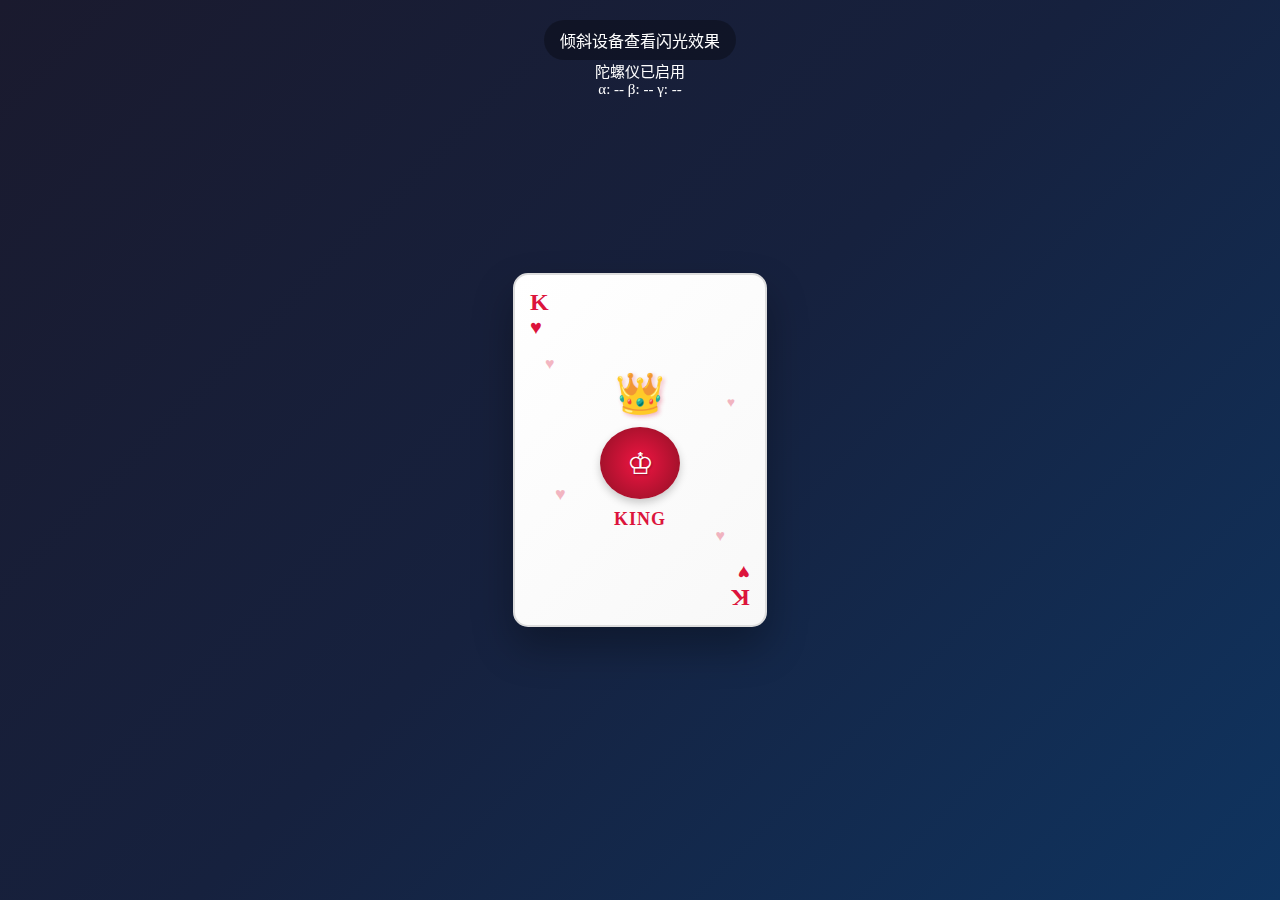
<file: butterfly.html>
<!DOCTYPE html>
<html lang="zh-CN">
<head>
    <meta charset="UTF-8">
    <meta name="viewport" content="width=device-width, initial-scale=1.0">
    <title>红桃K陀螺仪效果</title>
    <style>
        body {
            margin: 0;
            padding: 0;
            background: linear-gradient(135deg, #1a1a2e 0%, #16213e 50%, #0f3460 100%);
            overflow: hidden;
            font-family: 'Georgia', serif;
        }

        .container {
            width: 100vw;
            height: 100vh;
            display: flex;
            justify-content: center;
            align-items: center;
            perspective: 1000px;
        }

        .card {
            position: relative;
            width: 250px;
            height: 350px;
            background: linear-gradient(135deg, #fff 0%, #f8f8f8 100%);
            border-radius: 15px;
            box-shadow: 0 20px 40px rgba(0, 0, 0, 0.3);
            transform-style: preserve-3d;
            overflow: hidden;
            border: 2px solid #ddd;
        }

        .card::before {
            content: '';
            position: absolute;
            top: -50%;
            left: -50%;
            width: 200%;
            height: 200%;
            background: linear-gradient(45deg, 
                transparent 30%, 
                rgba(255, 255, 255, 0.8) 50%, 
                transparent 70%);
            transform: rotate(45deg) translateX(-100%);
            transition: transform 0.3s ease;
            pointer-events: none;
            z-index: 10;
        }

        .card.shine::before {
            transform: rotate(45deg) translateX(100%);
        }

        .card-content {
            position: relative;
            width: 100%;
            height: 100%;
            padding: 20px;
            box-sizing: border-box;
        }

        .corner-top, .corner-bottom {
            position: absolute;
            color: #dc143c;
            font-weight: bold;
        }

        .corner-top {
            top: 15px;
            left: 15px;
            font-size: 24px;
            line-height: 1;
        }

        .corner-bottom {
            bottom: 15px;
            right: 15px;
            font-size: 24px;
            line-height: 1;
            transform: rotate(180deg);
        }

        .suit-symbol {
            font-size: 20px;
            color: #dc143c;
        }

        .center-king {
            position: absolute;
            top: 50%;
            left: 50%;
            transform: translate(-50%, -50%);
            width: 120px;
            height: 160px;
            color: #dc143c;
            display: flex;
            flex-direction: column;
            align-items: center;
            justify-content: center;
        }

        .crown {
            font-size: 40px;
            margin-bottom: 10px;
            text-shadow: 2px 2px 4px rgba(220, 20, 60, 0.3);
        }

        .king-face {
            width: 80px;
            height: 80px;
            background: radial-gradient(circle, #dc143c 20%, #a0112a 80%);
            border-radius: 50%;
            position: relative;
            margin-bottom: 10px;
            box-shadow: 0 4px 8px rgba(0, 0, 0, 0.2);
        }

        .king-face::before {
            content: '♔';
            position: absolute;
            top: 50%;
            left: 50%;
            transform: translate(-50%, -50%);
            color: white;
            font-size: 30px;
            text-shadow: 1px 1px 2px rgba(0, 0, 0, 0.3);
        }

        .king-label {
            font-size: 18px;
            font-weight: bold;
            letter-spacing: 1px;
        }

        .decorative-hearts {
            position: absolute;
            color: #dc143c;
            opacity: 0.3;
        }

        .heart1 { top: 80px; left: 30px; font-size: 16px; }
        .heart2 { top: 120px; right: 30px; font-size: 14px; }
        .heart3 { bottom: 120px; left: 40px; font-size: 18px; }
        .heart4 { bottom: 80px; right: 40px; font-size: 16px; }

        .info {
            position: fixed;
            top: 20px;
            left: 50%;
            transform: translateX(-50%);
            color: white;
            font-size: 16px;
            background: rgba(0, 0, 0, 0.3);
            padding: 8px 16px;
            border-radius: 20px;
            text-align: center;
        }

        #status {
            position: fixed;
            top: 60px;
            left: 50%;
            transform: translateX(-50%);
            color: #fff;
            font-size: 15px;
            text-align: center;
        }

        .permission-btn {
            position: fixed;
            bottom: 30px;
            left: 50%;
            transform: translateX(-50%);
            padding: 12px 24px;
            background: #dc143c;
            color: white;
            border: none;
            border-radius: 25px;
            font-size: 16px;
            cursor: pointer;
            display: none;
            box-shadow: 0 4px 15px rgba(220, 20, 60, 0.3);
        }

        .shine-effect {
            position: absolute;
            top: 0;
            left: 0;
            right: 0;
            bottom: 0;
            background: linear-gradient(45deg, 
                transparent 20%, 
                rgba(255, 215, 0, 0.6) 40%, 
                rgba(255, 255, 255, 0.8) 50%, 
                rgba(255, 215, 0, 0.6) 60%, 
                transparent 80%);
            opacity: 0;
            transform: translateX(-100%) rotate(30deg);
            transition: all 0.6s ease;
            pointer-events: none;
            z-index: 5;
        }

        .card.flash .shine-effect {
            opacity: 1;
            transform: translateX(100%) rotate(30deg);
        }
    </style>
</head>
<body>
    <div class="container">
        <div class="card" id="card">
            <div class="shine-effect"></div>
            <div class="card-content">
                <div class="corner-top">
                    K<br><span class="suit-symbol">♥</span>
                </div>
                <div class="corner-bottom">
                    K<br><span class="suit-symbol">♥</span>
                </div>
                
                <div class="center-king">
                    <div class="crown">👑</div>
                    <div class="king-face"></div>
                    <div class="king-label">KING</div>
                </div>
                
                <div class="decorative-hearts heart1">♥</div>
                <div class="decorative-hearts heart2">♥</div>
                <div class="decorative-hearts heart3">♥</div>
                <div class="decorative-hearts heart4">♥</div>
            </div>
        </div>
    </div>

    <div class="info" id="info">
        倾斜设备查看闪光效果
    </div>
    <div id="status" style="position:fixed;top:60px;left:50%;transform:translateX(-50%);color:#fff;font-size:15px;text-align:center;"></div>

    <button class="permission-btn" id="permissionBtn">启用陀螺仪</button>

    <script>
        class CardGyroscope {
            constructor() {
                this.card = document.getElementById('card');
                this.infoDiv = document.getElementById('info');
                this.permissionBtn = document.getElementById('permissionBtn');
                this.statusDiv = document.getElementById('status');
                this.isSupported = false;
                this.isPermissionGranted = false;
                this.lastFlashTime = 0;
                this.gyroEnabled = false;
                this.lastAngles = { alpha: 0, beta: 0, gamma: 0 };
                this.init();
            }

            init() {
                this.checkSupport();
                this.setupEventListeners();
                this.checkPermission();
                this.updateStatus('等待陀螺仪启用...');
            }

            checkSupport() {
                if ('DeviceOrientationEvent' in window) {
                    this.isSupported = true;
                } else {
                    this.infoDiv.textContent = '设备不支持陀螺仪';
                    this.updateStatus('设备不支持陀螺仪');
                }
            }

            async checkPermission() {
                if (typeof DeviceOrientationEvent.requestPermission === 'function') {
                    this.permissionBtn.style.display = 'block';
                    this.updateStatus('需要用户授权陀螺仪');
                } else {
                    this.permissionBtn.style.display = 'none';
                    this.enableGyroscope();
                }
            }

            setupEventListeners() {
                this.permissionBtn.addEventListener('click', () => {
                    this.requestPermission();
                });
            }

            async requestPermission() {
                try {
                    const permission = await DeviceOrientationEvent.requestPermission();
                    if (permission === 'granted') {
                        this.isPermissionGranted = true;
                        this.permissionBtn.style.display = 'none';
                        this.enableGyroscope();
                    } else {
                        this.infoDiv.textContent = '需要陀螺仪权限';
                        this.updateStatus('未获得陀螺仪权限');
                        this.permissionBtn.style.display = 'block';
                    }
                } catch (error) {
                    console.error('权限请求失败:', error);
                    this.infoDiv.textContent = '权限请求失败';
                    this.updateStatus('权限请求失败');
                    this.permissionBtn.style.display = 'block';
                }
            }

            enableGyroscope() {
                if (!this.isSupported) return;
                window.addEventListener('deviceorientation', (event) => {
                    this.handleOrientation(event);
                });
                this.gyroEnabled = true;
                this.infoDiv.textContent = '倾斜设备查看闪光效果';
                this.updateStatus('陀螺仪已启用');
            }

            handleOrientation(event) {
                const { alpha, beta, gamma } = event;
                this.lastAngles = { alpha, beta, gamma };
                this.applyTransform(alpha, beta, gamma);
                this.updateStatus(
                    (this.gyroEnabled ? '陀螺仪已启用' : '陀螺仪未启用') +
                    `<br>α: ${alpha !== null ? alpha.toFixed(1) : '--'} β: ${beta !== null ? beta.toFixed(1) : '--'} γ: ${gamma !== null ? gamma.toFixed(1) : '--'}`
                );
            }

            applyTransform(alpha, beta, gamma) {
                if (alpha === null || beta === null || gamma === null) return;
                const rotateX = beta ? beta * 0.3 : 0;
                const rotateY = gamma ? gamma * 0.3 : 0;
                const rotateZ = alpha ? alpha * 0.1 : 0;
                const clampedX = Math.max(-30, Math.min(30, rotateX));
                const clampedY = Math.max(-30, Math.min(30, rotateY));
                const clampedZ = Math.max(-15, Math.min(15, rotateZ));
                this.card.style.transform = `
                    rotateX(${clampedX}deg) 
                    rotateY(${clampedY}deg) 
                    rotateZ(${clampedZ}deg)
                    scale(${1 + Math.abs(clampedY) * 0.005})
                `;
                this.triggerFlash(clampedX, clampedY, clampedZ);
            }

            triggerFlash(rotateX, rotateY, rotateZ) {
                const now = Date.now();
                const intensity = Math.abs(rotateY) + Math.abs(rotateX);
                if (intensity > 15 && now - this.lastFlashTime > 1000) {
                    this.card.classList.add('flash');
                    this.lastFlashTime = now;
                    setTimeout(() => {
                        this.card.classList.remove('flash');
                    }, 600);
                }
                const shadowIntensity = Math.abs(rotateY) / 30;
                const shadowX = rotateY * 0.5;
                const shadowY = rotateX * 0.5;
                this.card.style.boxShadow = `
                    ${shadowX}px ${shadowY}px ${20 + shadowIntensity * 20}px rgba(0, 0, 0, ${0.3 + shadowIntensity * 0.2}),
                    0 0 ${shadowIntensity * 30}px rgba(220, 20, 60, ${shadowIntensity * 0.3})
                `;
            }

            updateStatus(html) {
                if (this.statusDiv) this.statusDiv.innerHTML = html;
            }
        }

        document.addEventListener('DOMContentLoaded', () => {
            new CardGyroscope();
        });

        document.addEventListener('touchmove', (e) => {
            e.preventDefault();
        }, { passive: false });
    </script>
</body>
</html>
</file>
